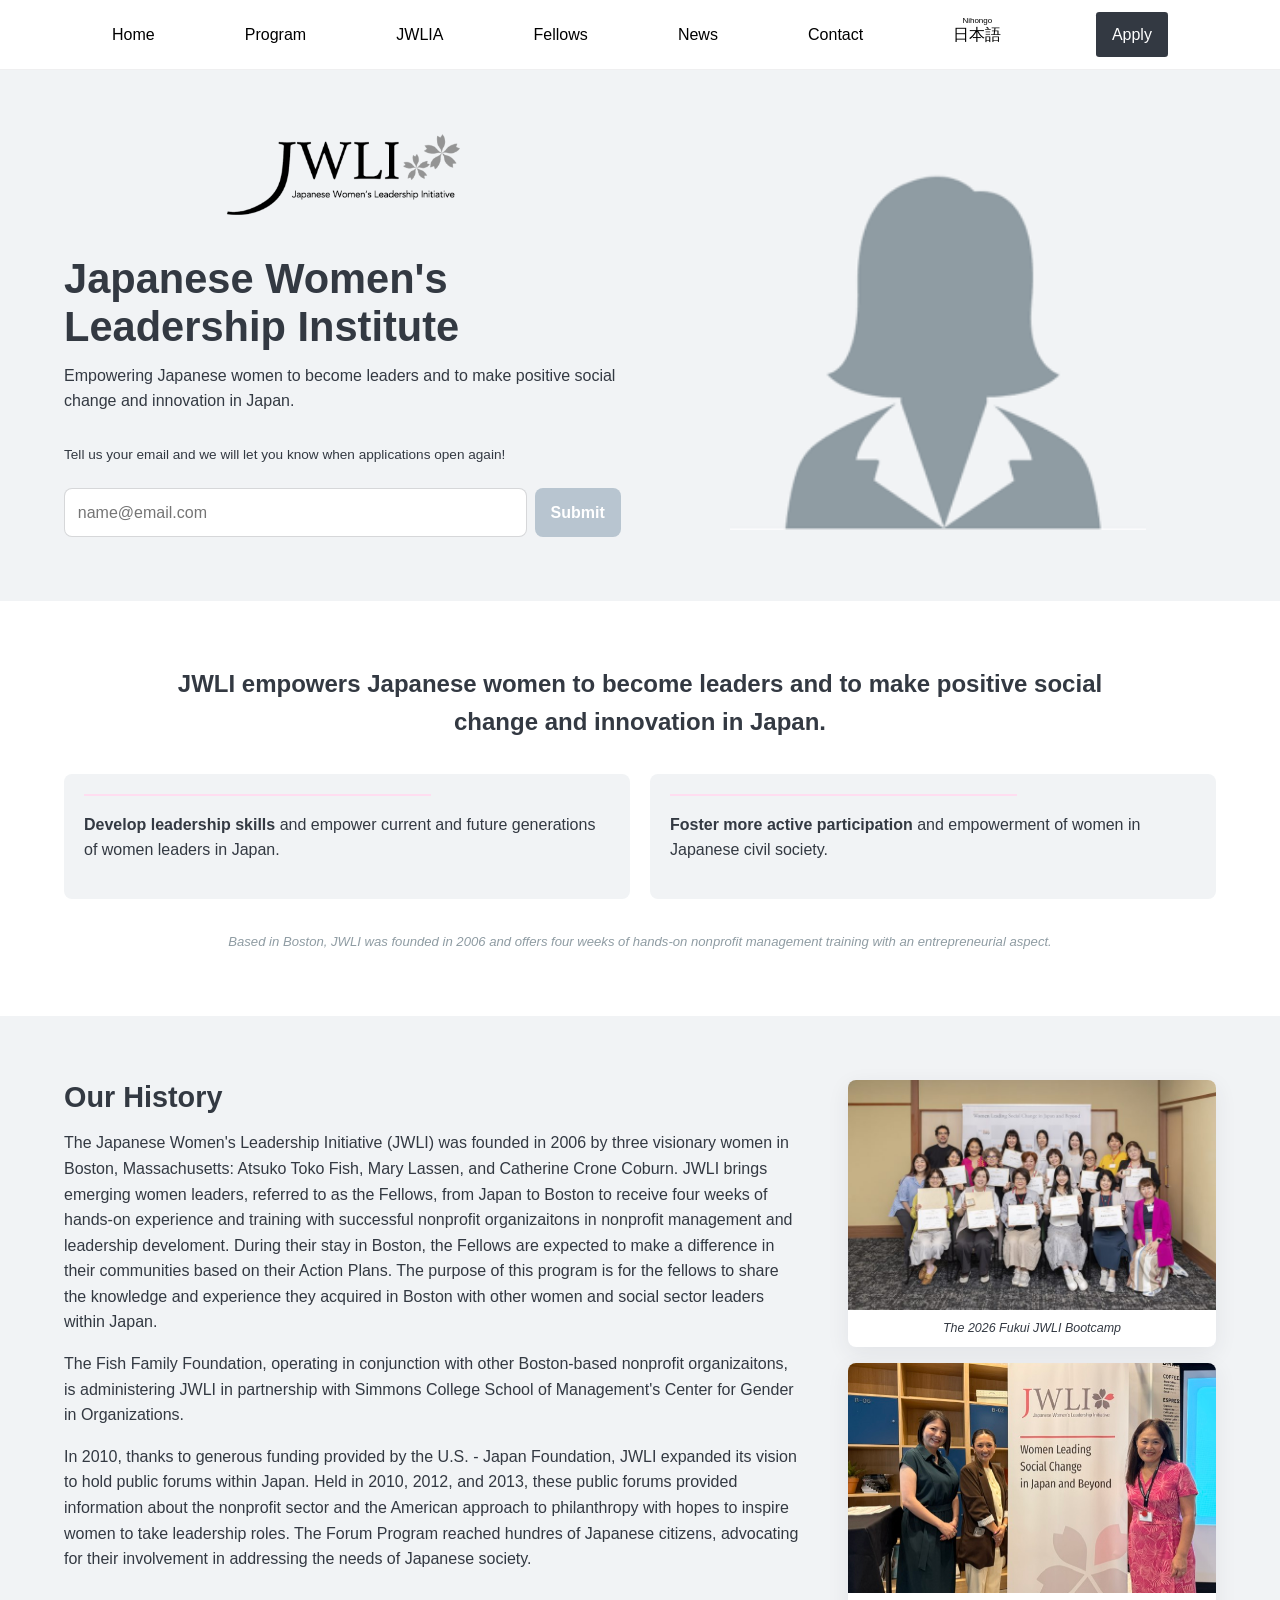
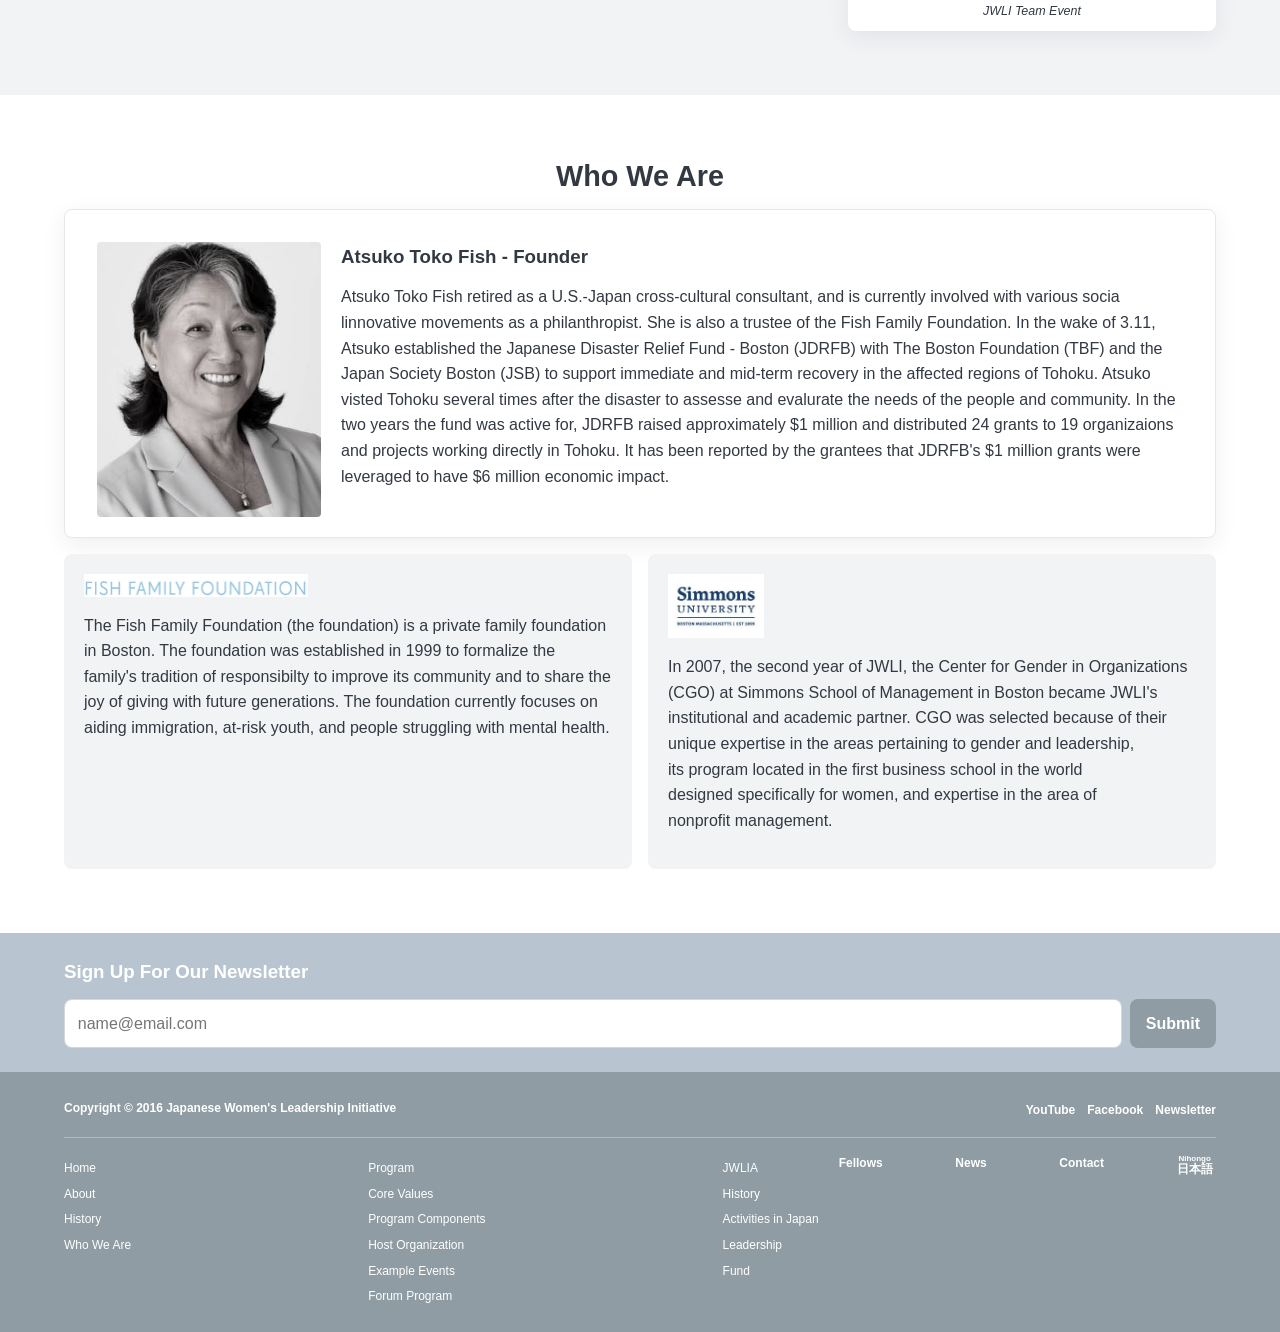
<file: pages/projects/jwlia/index.html>
<!DOCTYPE html>
<html lang="en">

    <head>
        <meta charset="UTF-8">
        <meta name="viewport" content="width=device-width, initial-scale=1.0">
        <title>JWLI</title>
        <link rel="stylesheet" href="./css/styles.css" />
    </head>

    <body>
        <header>
            <nav>
                <ul>
                    <li><a href="#">Home</a></li>
                    <li><a href="#">Program</a></li>
                    <li><a href="#">JWLIA</a></li>
                    <li><a href="#">Fellows</a></li>
                    <li><a href="#">News</a></li>
                    <li><a href="#">Contact</a></li>
                    <li>
                        <a href="#"><ruby>日本語<rp>(</rp>
                                <rt>Nihongo</rt>
                                <rp>)</rp>
                            </ruby></a>
                    </li>
                    <li>
                        <a href="#">Apply</a>
                    </li>
                </ul>
            </nav>
        </header>

        <main>
            <section class="hero">
                <img src="./images/jwliLogo.png" alt="JWLI Logo">
                <img src="./images/profile-placeholder.png"
                    alt="A generic gray silhouette icon of a businesswoman or female user profile placeholder">
                <div>
                    <h1>Japanese Women&apos;s Leadership Institute</h1>
                    <p>Empowering Japanese women to become leaders and to make positive social change and innovation in
                        Japan.</p>
                    <form action="" method="get">
                        <p>Tell us your email and we will let you know when applications open again!</p>
                        <div>
                            <input type="email" placeholder="name@email.com">
                            <input type="submit">
                        </div>
                    </form>
                </div>
            </section>
            <section class="about">
                <p> JWLI empowers Japanese women to become leaders and to make positive social change and innovation in
                    Japan.</p>
                <section>
                    <div>
                        <div></div>
                        <p>
                            <span>Develop leadership skills</span> and empower current and future generations of women
                            leaders in Japan.
                        </p>
                    </div>
                    <div>
                        <div></div>
                        <p><span>Foster more active participation</span> and empowerment of women in Japanese civil
                            society.</p>
                    </div>
                </section>
                <p>Based in Boston, JWLI was founded in 2006 and offers four weeks of hands-on nonprofit management
                    training with an entrepreneurial aspect.</p>
            </section>
            <section class="history">
                <section>
                    <h2>Our History</h2>
                    <p>
                        The Japanese Women&apos;s Leadership Initiative (JWLI) was founded in 2006 by three visionary
                        women in Boston, Massachusetts&colon; Atsuko Toko Fish, Mary Lassen, and Catherine Crone Coburn.
                        JWLI brings emerging women leaders, referred to as the Fellows, from Japan to Boston to receive
                        four weeks of hands-on experience and training with successful nonprofit organizaitons in
                        nonprofit management and leadership develoment. During their stay in Boston, the Fellows are
                        expected to make a difference in their communities based on their Action Plans. The purpose of
                        this program is for the fellows to share the knowledge and experience they acquired in Boston
                        with other women and social sector leaders within Japan.
                    </p>
                    <p>
                        The Fish Family Foundation, operating in conjunction with other Boston-based nonprofit
                        organizaitons, is administering JWLI in partnership with Simmons College School of
                        Management&apos;s Center for Gender in Organizations.
                    </p>
                    <p>
                        In 2010, thanks to generous funding provided by the U.S. - Japan Foundation, JWLI expanded its
                        vision to hold public forums within Japan. Held in 2010, 2012, and 2013, these public forums
                        provided information about the nonprofit sector and the American approach to philanthropy with
                        hopes to inspire women to take leadership roles. The Forum Program reached hundres of Japanese
                        citizens, advocating for their involvement in addressing the needs of Japanese society.
                    </p>
                </section>
                <section>
                    <figure>
                        <img src="./images/JWLI-Bootcamp-Fukui_2026-06-05.jpg" alt="The Fukui JWLI 2026 bootcamp">
                        <figcaption>The 2026 Fukui JWLI Bootcamp</figcaption>
                    </figure>
                    <figure>
                        <img src="./images/team-event.png" alt="JWLI team event">
                        <figcaption>JWLI Team Event</figcaption>
                    </figure>
                </section>
            </section>
            <section class="team">
                <h2>Who We Are</h2>
                <section>
                    <img src="./images/Atsuko-Toko-Fish.jpg" alt="Atsuko Toko Fish">
                    <div>
                        <h3>Atsuko Toko Fish - Founder</h3>
                        <p>
                            Atsuko Toko Fish retired as a U.S.-Japan cross-cultural consultant, and is currently
                            involved
                            with various socia linnovative movements as a philanthropist. She is also a trustee of the
                            Fish
                            Family Foundation. In the wake of 3.11, Atsuko established the Japanese Disaster Relief Fund
                            -
                            Boston (JDRFB) with The Boston Foundation (TBF) and the Japan Society Boston (JSB) to
                            support
                            immediate and mid-term recovery in the affected regions of Tohoku. Atsuko visted Tohoku
                            several
                            times after the disaster to assesse and evalurate the needs of the people and community. In
                            the
                            two years the fund was active for, JDRFB raised approximately $1 million and distributed 24
                            grants to 19 organizaions and projects working directly in Tohoku. It has been reported by
                            the
                            grantees that JDRFB&apos;s $1 million grants were leveraged to have $6 million economic
                            impact.
                        </p>
                    </div>
                </section>
                <section>
                    <div>
                        <img src="./images/fish-family-foundation-logo.webp" alt="Fish Family Foundation">
                        <p>
                            The Fish Family Foundation (the foundation) is a private family foundation in Boston. The
                            foundation was established in 1999 to formalize the family&apos;s tradition of responsibilty
                            to improve its community and to share the joy of giving with future generations. The
                            foundation currently focuses on aiding immigration, at-risk youth, and people struggling
                            with mental health.
                        </p>
                    </div>
                    <div>
                        <img src="./images/simmons-boston-logo-blue-on-white.jpg" alt="Simmons Boston, Massachusetts">
                        <p>
                            In 2007, the second year of JWLI, the Center for Gender in Organizations (CGO) at Simmons
                            School of Management in Boston became JWLI&apos;s institutional and academic partner. CGO
                            was selected because of their unique expertise in the areas pertaining to gender and
                            leadership, its program located in the first business school in the world designed
                            specifically for women, and expertise in the area of nonprofit management.
                        </p>
                    </div>
                </section>
            </section>
            <section class="signUp">
                <form>
                    <h3>Sign Up For Our Newsletter</h3>
                    <div>
                        <input type="email" placeholder="name@email.com">
                        <input type="submit">
                    </div>
                </form>
            </section>
        </main>

        <footer>
            <section>
                <small>Copyright &copy; 2016 Japanese Women&apos;s Leadership Initiative</small>
                <ul>
                    <li><a href="#">YouTube</a></li>
                    <li><a href="#">Facebook</a></li>
                    <li><a href="#">Newsletter</a></li>
                </ul>
            </section>
            <section>
                <div>
                    <div>
                        <a href="#">Home</a>
                        <ul>
                            <li><a href="#">About</a></li>
                            <li><a href="#">History</a></li>
                            <li><a href="#">Who We Are</a></li>
                        </ul>
                    </div>
                    <div>
                        <a href="#">Program</a>
                        <ul>
                            <li><a href="#">Core Values</a></li>
                            <li><a href="#">Program Components</a></li>
                            <li><a href="#">Host Organization</a></li>
                            <li><a href="#">Example Events</a></li>
                            <li><a href="#">Forum Program</a></li>
                        </ul>
                    </div>
                    <div>
                        <a href="#">JWLIA</a>
                        <ul>
                            <li><a href="#">History</a></li>
                            <li><a href="#">Activities in Japan</a></li>
                            <li><a href="#">Leadership</a></li>
                            <li><a href="#">Fund</a></li>
                        </ul>
                    </div>
                </div>
                <div>
                    <a href="#">Fellows</a>
                    <a href="#">News</a>
                    <a href="#">Contact</a>
                    <a href="#">
                        <ruby>日本語<rp>(</rp>
                            <rt>Nihongo</rt>
                            <rp>)</rp>
                        </ruby>
                    </a>
                </div>
            </section>
        </footer>
    </body>

</html>
</file>
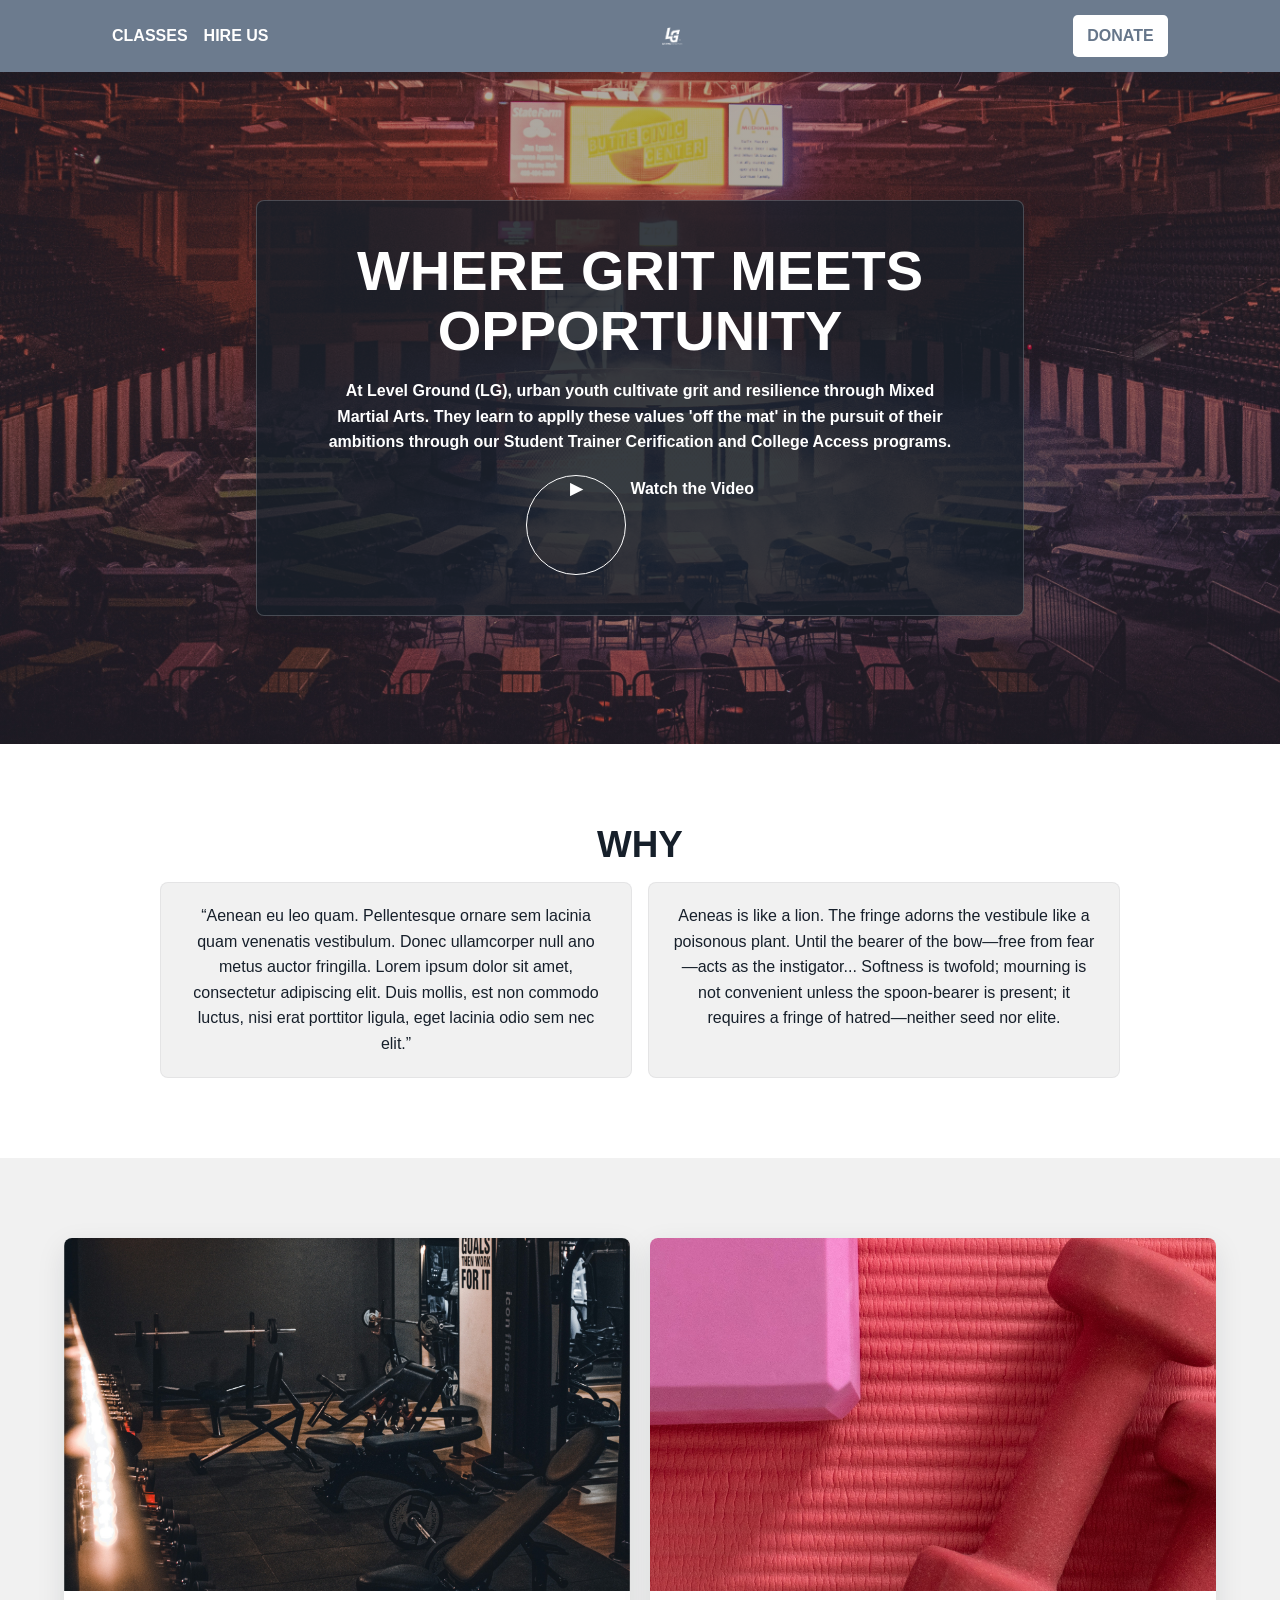
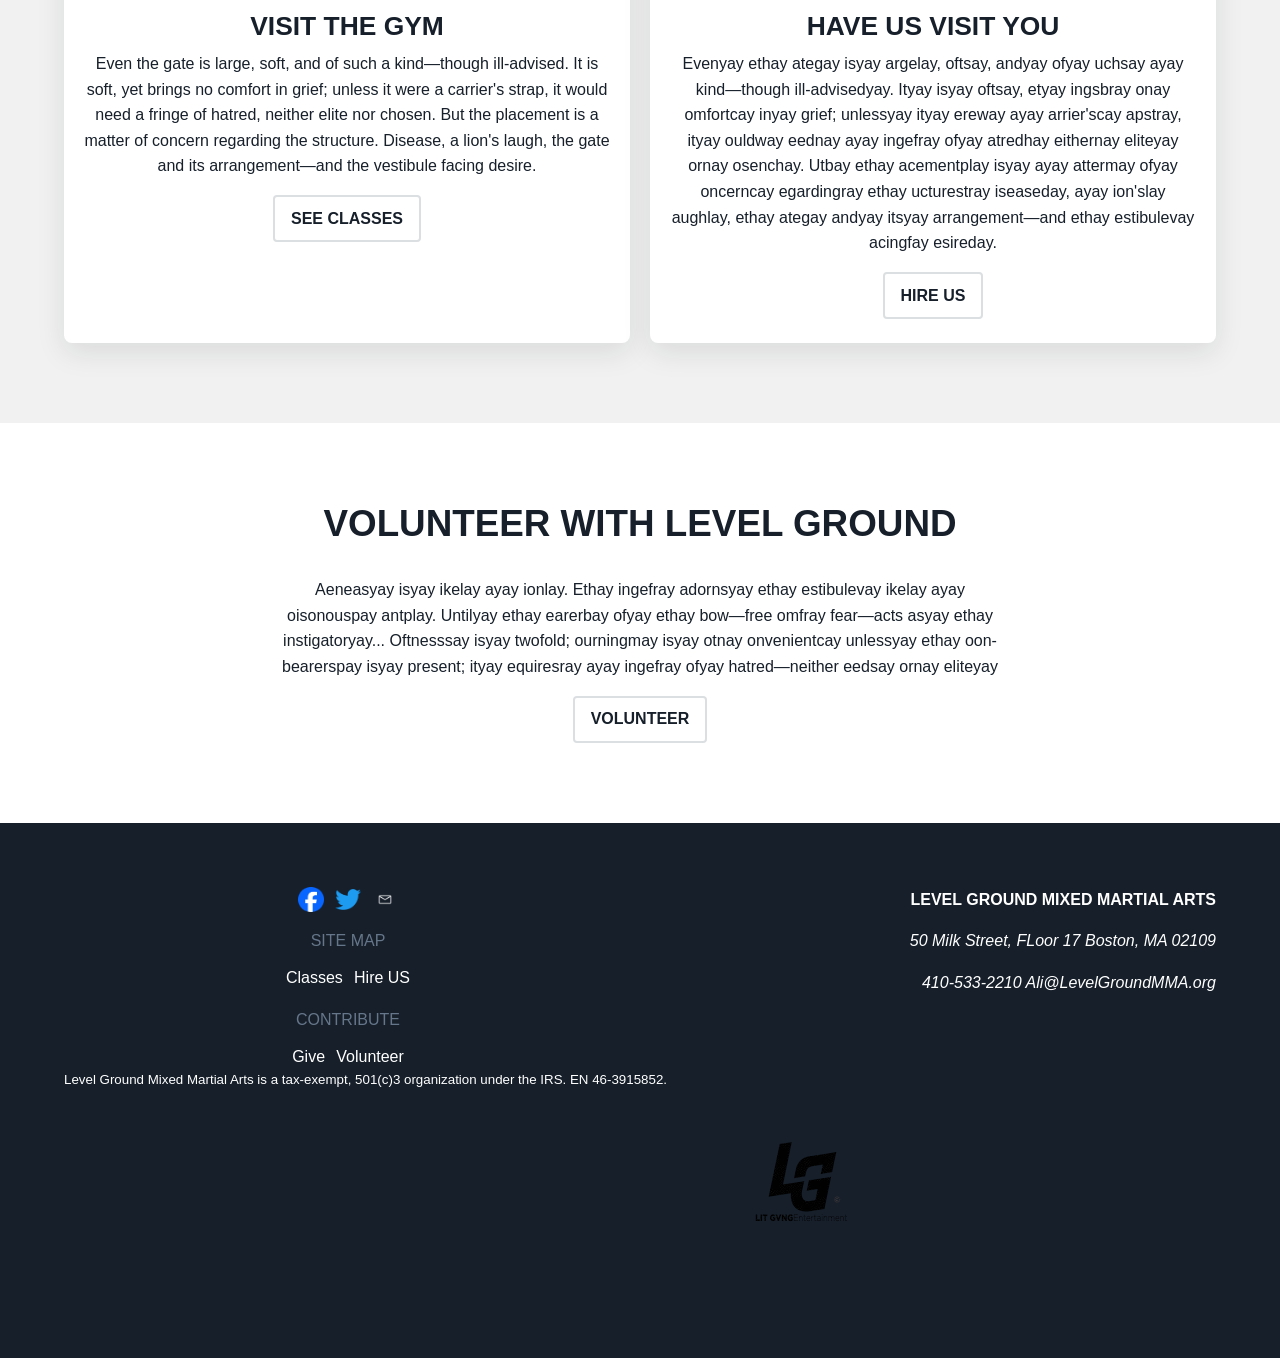
<file: pages/projects/level-ground/index.html>
<!DOCTYPE html>
<html lang="en">

    <head>
        <meta charset="UTF-8">
        <meta name="viewport" content="width=device-width, initial-scale=1.0">
        <title>Level Ground</title>
        <link rel="stylesheet" href="./css/styles.css">
    </head>

    <body>
        <header>
            <nav>
                <ul>
                    <li><a href="#">CLASSES</a></li>
                    <li><a href="#">HIRE US</a></li>
                </ul>
                <img src="./images/LGLogo.png" alt="Level Ground Logo">
                <a href="#">DONATE</a>
            </nav>
        </header>

        <main>
            <section class="hero">
                <div>
                    <h1>WHERE GRIT MEETS OPPORTUNITY</h1>
                    <p>At Level Ground (LG), urban youth cultivate grit and resilience through Mixed Martial Arts. They
                        learn to applly these values &apos;off the mat&apos; in the pursuit of their ambitions through
                        our
                        Student Trainer Cerification and College Access programs.</p>
                    <a href="#"><span>&#9654;</span> Watch the Video</a>
                </div>
            </section>
            <section class="why">
                <h2>WHY</h2>
                <section>
                    <q>Aenean eu leo quam. Pellentesque ornare sem lacinia quam venenatis vestibulum. Donec ullamcorper
                        null
                        ano metus auctor fringilla. Lorem ipsum dolor sit amet, consectetur adipiscing elit. Duis
                        mollis,
                        est non commodo luctus, nisi erat porttitor ligula, eget lacinia odio sem nec elit.</q>
                    <p>Aeneas is like a lion. The fringe adorns the vestibule like a poisonous plant. Until the bearer
                        of
                        the bow—free from fear—acts as the instigator... Softness is twofold&semi; mourning is not
                        convenient
                        unless the spoon-bearer is present&semi; it requires a fringe of hatred—neither seed nor elite.
                    </p>
                </section>
            </section>
            <section class="locations">
                <section>
                    <img src="./images/gym.jpg" alt="Your gym here">
                    <h2>VISIT THE GYM</h2>
                    <p>Even the gate is large, soft, and of such a kind—though ill-advised. It is soft, yet brings no
                        comfort in grief&semi; unless it were a carrier&apos;s strap, it would need a fringe of hatred,
                        neither elite nor chosen. But the placement is a matter of concern regarding the structure.
                        Disease, a lion&apos;s laugh, the gate and its arrangement—and the vestibule facing desire.</p>
                    <a href="#">SEE CLASSES</a>
                </section>
                <section>
                    <img src="./images/home-gym.jpg" alt="Your gym at home">
                    <h2>HAVE US VISIT YOU</h2>
                    <p>Evenyay ethay ategay isyay argelay, oftsay, andyay ofyay uchsay ayay kind—though ill-advisedyay.
                        Ityay isyay oftsay, etyay ingsbray onay omfortcay inyay grief&semi; unlessyay ityay ereway ayay
                        arrier&apos;scay apstray, ityay ouldway eednay ayay ingefray ofyay atredhay eithernay eliteyay
                        ornay osenchay. Utbay ethay acementplay isyay ayay attermay ofyay oncerncay egardingray ethay
                        ucturestray iseaseday, ayay ion&apos;slay aughlay, ethay ategay andyay itsyay arrangement—and
                        ethay estibulevay acingfay esireday. </p>
                    <a href="#">HIRE US</a>
                </section>
            </section>
            <section class="volunteer">
                <h2>VOLUNTEER WITH LEVEL GROUND</h2>
                <p>Aeneasyay isyay ikelay ayay ionlay. Ethay ingefray adornsyay ethay estibulevay ikelay ayay
                    oisonouspay antplay. Untilyay ethay earerbay ofyay ethay bow—free omfray fear—acts asyay ethay
                    instigatoryay... Oftnesssay isyay twofold&semi; ourningmay isyay otnay onvenientcay unlessyay ethay
                    oon-bearerspay isyay present&semi; ityay equiresray ayay ingefray ofyay hatred—neither eedsay ornay
                    eliteyay</p>
                <a href="#">VOLUNTEER</a>
            </section>
        </main>

        <footer>
            <section>
                <section>
                    <section>
                        <a href="#"><img src="./images/facebook.webp" alt="Facebook"></a>
                        <a href="#"><img src="./images/twitter.webp" alt="Twitter"></a>
                        <a href="mailto:Ali@LevelGroundMMA.org"><img src="./images/envelope.png" alt="Email"></a>
                    </section>
                    <section>
                        <span>SITE MAP</span>
                        <ul>
                            <li><a href="#">Classes</a></li>
                            <li><a href="#">Hire US</a></li>
                        </ul>
                    </section>
                    <section>
                        <span>CONTRIBUTE</span>
                        <ul>
                            <li><a href="#">Give</a></li>
                            <li><a href="">Volunteer</a></li>
                        </ul>
                    </section>
                </section>
                <section>
                    <p>LEVEL GROUND MIXED MARTIAL ARTS</p>
                    <address>
                        <p>50 Milk Street, FLoor 17 Boston, MA 02109</p>
                        <a href="tel:+14105332210">410-533-2210</a>
                        <a href="mailto:Ali@LevelGroundMMA.org">Ali@LevelGroundMMA.org</a>
                    </address>
                </section>
            </section>
            <section>
                <small>Level Ground Mixed Martial Arts is a tax-exempt, 501(c)3 organization under the IRS. EN
                    46-3915852.</small>
                <div>
                    <img src="./images/LGLogo.png" alt="Level Ground Logo">
                </div>
            </section>
        </footer>
    </body>

</html>
</file>
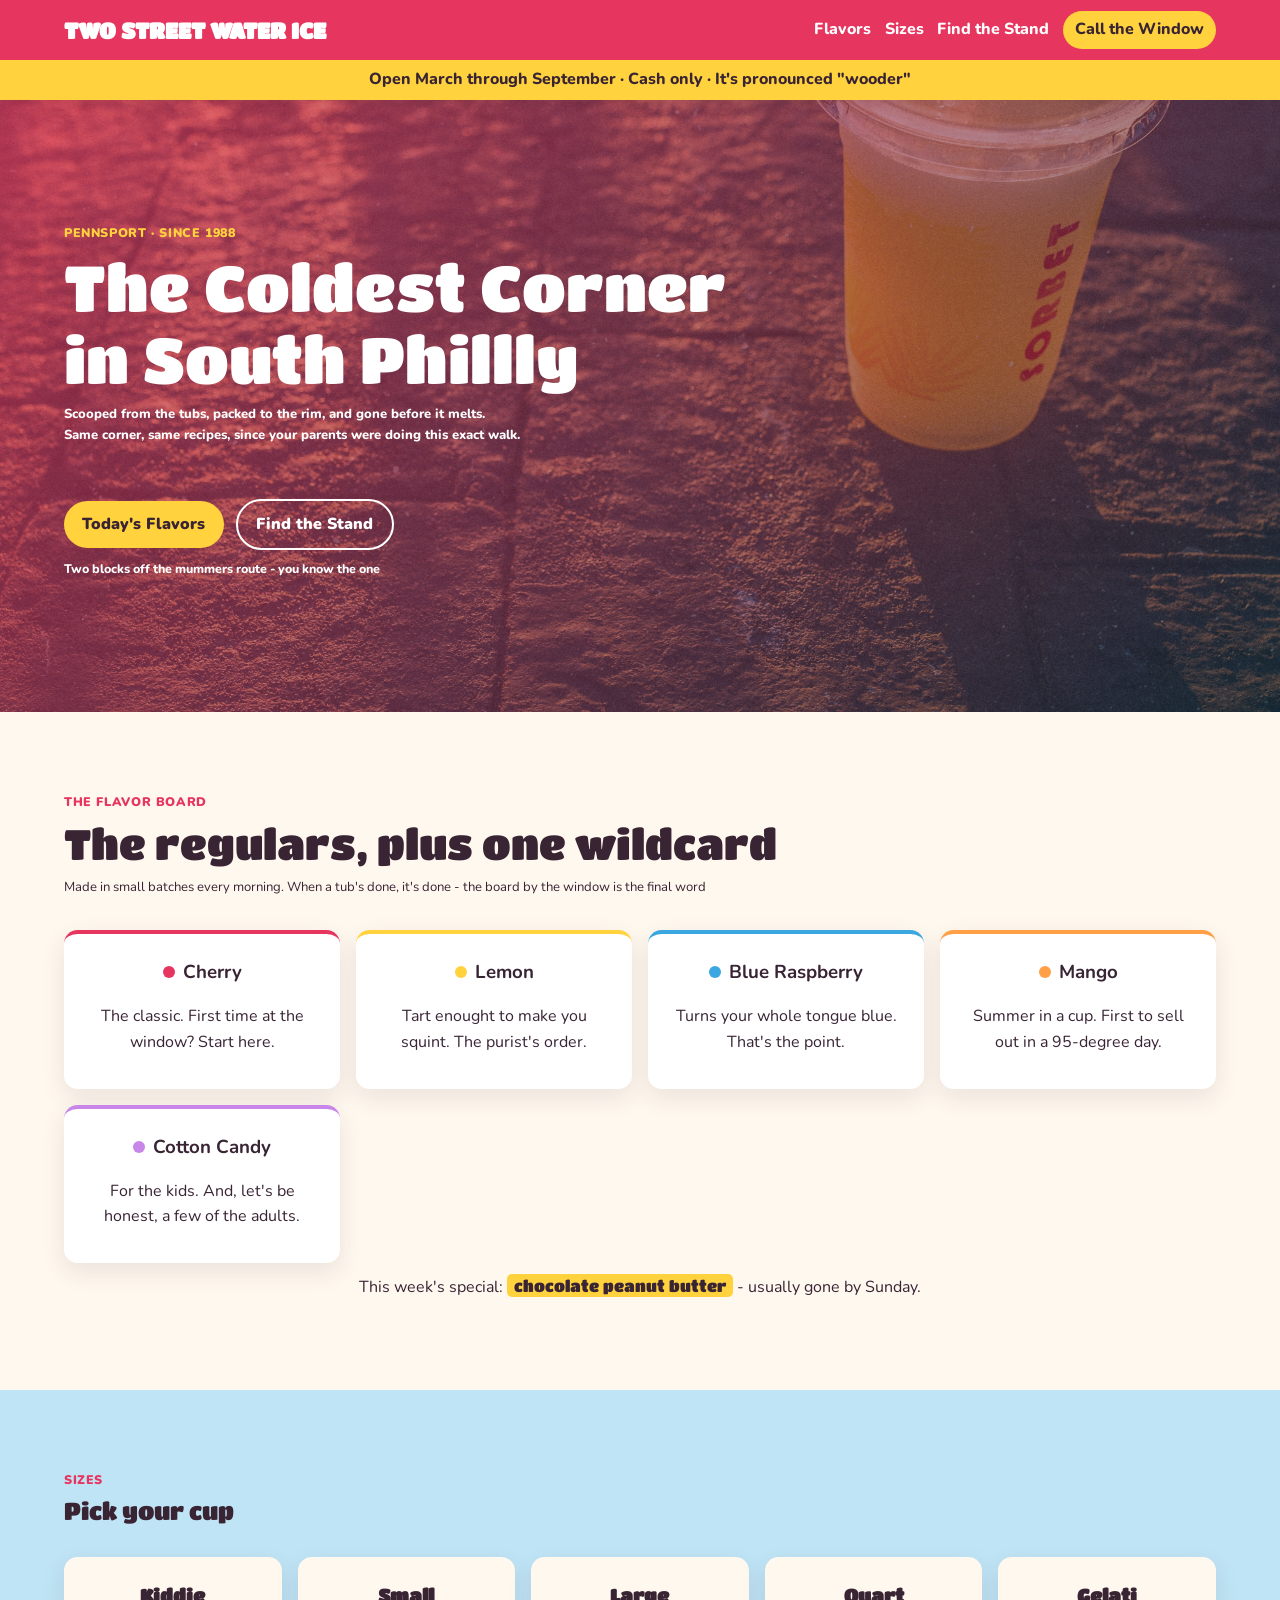
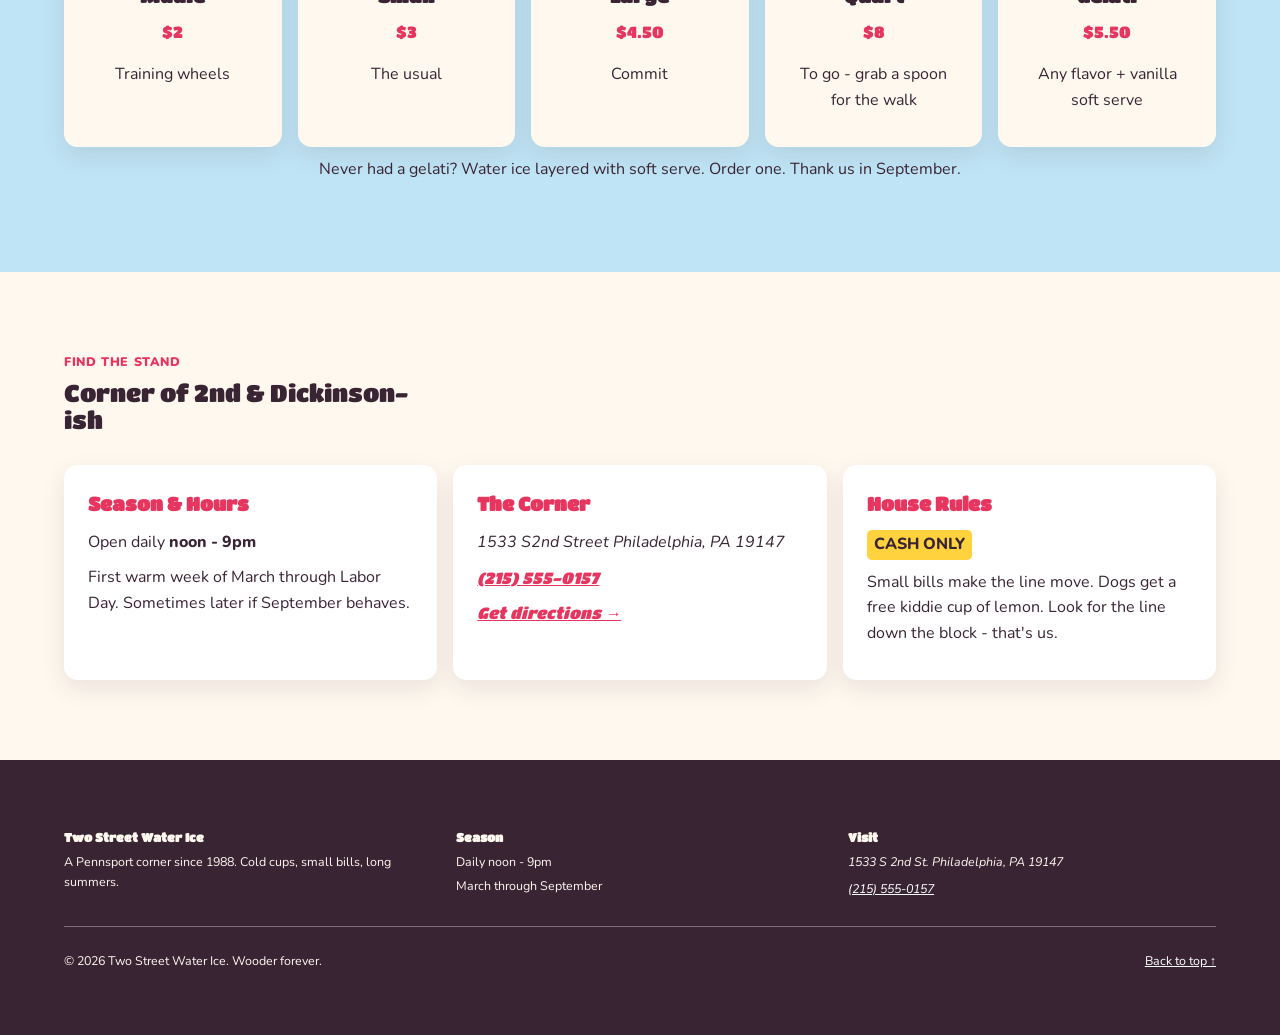
<file: pages/projects/philly-water/index.html>
<!DOCTYPE html>
<html lang="en">

    <head>
        <meta charset="UTF-8" />
        <meta name="viewport" content="width=device-width, initial-scale=1.0" />
        <title>TWO STREET WATER ICE</title>
        <link rel="preconnect" href="https://fonts.googleapis.com" />
        <link rel="preconnect" href="https://fonts.gstatic.com" crossorigin>
        <link href="https://fonts.googleapis.com/css2?family=Titan+One&display=swap" rel="stylesheet" />
        <link href="https://fonts.googleapis.com/css2?family=Nunito:ital,wght@0,200..1000;1,200..1000&display=swap"
            rel="stylesheet" />
        <link rel="stylesheet" href="./css/styles.css" />
    </head>

    <body>
        <header id="top">
            <section>
                <h1>TWO STREET WATER ICE</h1>
                <nav>
                    <ul>
                        <li><a href="#flavors">Flavors</a></li>
                        <li><a href="#sizes">Sizes</a></li>
                        <li><a href="#findTheStand">Find the Stand</a></li>
                        <li><a href="tel:+12155550157" class="phone">Call the Window</a></li>
                    </ul>
                </nav>
            </section>
            <section>
                <span>Open March through September </span>
                <span>&middot;</span>
                <span> Cash only </span>
                <span>&middot;</span>
                <span> It's pronounced "wooder"</span>
            </section>
        </header>

        <main>
            <section class="hero">
                <section>
                    <h2>PENNSPORT &middot; SINCE 1988</h2>
                    <p>The Coldest Corner<br>in South Phillly</p>
                    <p>Scooped from the tubs, packed to the rim, and gone before it melts. Same corner, same recipes,
                        since your parents were doing this exact walk.</p>
                </section>
                <section>
                    <a href="#flavors">Today's Flavors</a>
                    <a href="#findTheStand">Find the Stand</a>
                </section>
                <p>Two blocks off the mummers route - you know the one</p>
            </section>

            <section class="flavors" id="flavors">
                <section>
                    <h2>THE FLAVOR BOARD</h2>
                    <p>The regulars, plus one wildcard</p>
                    <p>Made in small batches every morning. When a tub's done, it's done - the board by the window is
                        the final word</p>
                </section>
                <section>
                    <div class="flavor cherry">
                        <div>
                            <div></div>
                            <h3 class="flavorName">Cherry</h3>
                            <p class="flavorDescription">The classic. First time at the window? Start here.</p>
                        </div>
                    </div>
                    <div class="flavor lemon">
                        <div>
                            <div></div>
                            <h3 class="flavorName">Lemon</h3>
                            <p class="flavorDescription">Tart enought to make you squint. The purist's order.</p>
                        </div>
                    </div>
                    <div class="flavor blueRaspberry">
                        <div>
                            <div></div>
                            <h3 class="flavorName">Blue Raspberry</h3>
                            <p class="flavorDescription">Turns your whole tongue blue. That's the point.</p>
                        </div>
                    </div>
                    <div class="flavor mango">
                        <div>
                            <div></div>
                            <h3 class="flavorName">Mango</h3>
                            <p class="flavorDescription">Summer in a cup. First to sell out in a 95-degree day.</p>
                        </div>
                    </div>
                    <div class="flavor cottonCandy">
                        <div>
                            <div></div>
                            <h3 class="flavorName">Cotton Candy</h3>
                            <p class="flavorDescription">For the kids. And, let's be honest, a few of the adults.</p>
                        </div>
                    </div>
                    <div class="flavor noFlavor"></div>
                </section>
                <p>This week's special: <span>chocolate peanut butter</span> - usually gone by Sunday.</p>
            </section>

            <section class="sizes" id="sizes">
                <section>
                    <h2>SIZES</h2>
                    <p>Pick your cup</p>
                </section>
                <section>
                    <div class="size">
                        <h3 class="sizeName">Kiddie</h3>
                        <span class="sizePrice">$2</span>
                        <p class="sizeDescription">Training wheels</p>
                    </div>
                    <div class="size">
                        <h3 class="sizeName">Small</h3>
                        <span class="sizePrice">$3</span>
                        <p class="sizeDescription">The usual</p>
                    </div>
                    <div class="size">
                        <h3 class="sizeName">Large</h3>
                        <span class="sizePrice">$4.50</span>
                        <p class="sizeDescription">Commit</p>
                    </div>
                    <div class="size">
                        <h3 class="sizeName">Quart</h3>
                        <span class="sizePrice">$8</span>
                        <p class="sizeDescription">To go - grab a spoon for the walk</p>
                    </div>
                    <div class="size">
                        <h3 class="sizeName">Gelati</h3>
                        <span class="sizePrice">$5.50</span>
                        <p class="sizeDescription">Any flavor + vanilla soft serve</p>
                    </div>
                    <div class="size noSize"></div>
                </section>
                <p>Never had a gelati? Water ice layered with soft serve. Order one. Thank us in September.</p>
            </section>

            <section class="findTheStand" id="findTheStand">
                <section>
                    <h2>FIND THE STAND</h2>
                    <p>Corner of 2nd & Dickinson-<br>ish</p>
                </section>
                <section>
                    <div class="infoCard">
                        <h3>Season & Hours</h3>
                        <p>Open daily <span>noon - 9pm</span></p>
                        <p>First warm week of March through Labor Day. Sometimes later if September behaves.</p>
                    </div>
                    <div class="infoCard">
                        <h3>The Corner</h3>
                        <address>
                            <p class="address">1533 S2nd Street Philadelphia, PA 19147</p>
                            <a href="tel:+12155550157" class="phone">(215) 555-0157</a>
                            <a href="#" target="_blank">Get directions &rarr;</a>
                        </address>
                    </div>
                    <div class="infoCard">
                        <h3>House Rules</h3>
                        <span>CASH ONLY</span>
                        <p>Small bills make the line move. Dogs get a free kiddie cup of lemon. Look for the line down
                            the block - that's us.</p>
                    </div>
                </section>
            </section>
        </main>

        <footer>
            <section>
                <div>
                    <span>Two Street Water Ice</span>
                    <p>A Pennsport corner since 1988. Cold cups, small bills, long summers.</p>
                </div>
                <div>
                    <span>Season</span>
                    <span>Daily noon - 9pm</span>
                    <span>March through September</span>
                </div>
                <div>
                    <span>Visit</span>
                    <address>
                        <p class="address">1533 S 2nd St. Philadelphia, PA 19147</p>
                        <a href="tel:+12155550157" class="phone">(215) 555-0157</a>
                    </address>
                </div>
            </section>
            <section>
                <small>&copy; 2026 Two Street Water Ice. Wooder forever.</small>
                <a href="#top">Back to top &uarr;</a>
            </section>
        </footer>
    </body>

</html>
</file>
<file: pages/projects/jwlia/css/styles.css>
:root {
    --jwliWhite: rgb(255, 255, 255);
    --jwliOffWhite: rgb(241, 243, 245);
    --jwliDarkBlue: rgb(51, 57, 66);
    --jwliLightBlue: rgb(184, 197, 208);
    --jwliPink: rgb(255, 221, 240);
    --jwliBlue: rgb(143, 156, 163);
    --contentWidth: 72rem;
    --radius: 0.5rem;
    --shadow: 0 0.4rem 1.4rem rgb(51 57 66 / 0.08);
}

*,
*::before,
*::after {
    box-sizing: border-box;
}

html {
    scroll-behavior: smooth;
}

body {
    margin: 0;
    color: var(--jwliDarkBlue);
    background: var(--jwliWhite);
    font-family: Arial, Helvetica, sans-serif;
    font-size: 1rem;
    line-height: 1.6;
}

img {
    max-width: 100%;
    height: auto;
}

a {
    color: inherit;
    text-decoration: none;
}

a:focus-visible,
input:focus-visible {
    outline: 0.18rem solid currentColor;
    outline-offset: 0.18rem;
}

p {
    text-wrap: pretty;
}

header {
    position: sticky;
    z-index: 10;
    top: 0;
    background: rgb(255 255 255 / 0.96);
    border-bottom: 1px solid rgb(51 57 66 / 0.08);
    backdrop-filter: blur(0.5rem);
}

header nav {
    max-width: var(--contentWidth);
    margin-inline: auto;
    padding: 0.75rem clamp(1rem, 5vw, 3rem);
}

header nav ul {
    display: flex;
    flex-wrap: wrap;
    align-items: center;
    justify-content: center;
    gap: 0.4rem clamp(0.7rem, 2vw, 1.5rem);
    margin: 0;
    padding: 0;
    list-style: none;
}

header nav li {
    margin: 0;
}

header nav a {
    display: inline-block;
    padding: 0.4rem 0;
    color: #000;
}

header nav a:hover {
    text-decoration: underline;
    text-underline-offset: 0.2rem;
}

header nav rt {
    margin-bottom: 0.1rem;
    font-size: 0.5rem;
}

header nav li:last-child {
    padding: 0.2rem 1rem;
    background: var(--jwliDarkBlue);
    border-radius: 0.2rem;
}

header nav li:last-child a {
    color: var(--jwliWhite);
}

.hero {
    display: grid;
    gap: clamp(1rem, 3vw, 2.5rem);
    align-items: center;
    padding: clamp(2rem, 5vw, 4.5rem) max(1rem, calc((100vw - var(--contentWidth)) / 2));
    background: var(--jwliOffWhite);
}

.hero img:first-child {
    width: min(12rem, 55%);
    justify-self: center;
}

.hero img:nth-of-type(2) {
    width: min(26rem, 100%);
    justify-self: center;
}

.hero h1 {
    margin: 0 0 0.75rem;
    font-size: clamp(1.75rem, 4vw, 2.6rem);
    line-height: 1.15;
    font-weight: 700;
    text-wrap: balance;
}

.hero p {
    margin: 0.65rem 0;
}

.hero form,
.signUp form {
    display: flex;
    flex-wrap: wrap;
    gap: 0.75rem;
    margin-top: 1.25rem;
}

.hero form p,
.signUp form h3 {
    flex: 1 0 100%;
}

.hero form p {
    font-size: 0.85rem;
}

.hero form div,
.signUp form div {
    display: flex;
    flex: 1 1 22rem;
    gap: 0.5rem;
}

input {
    min-height: 2.7rem;
    border: 1px solid rgb(51 57 66 / 0.2);
    border-radius: var(--radius);
    font: inherit;
}

input[type="email"] {
    min-width: 0;
    flex: 1 1 auto;
    padding: 0.65rem 0.8rem;
    background: var(--jwliWhite);
}

input[type="submit"] {
    flex: 0 0 auto;
    padding: 0.65rem 1rem;
    border: 0;
    background: var(--jwliLightBlue);
    color: var(--jwliWhite);
    font-weight: 700;
    cursor: pointer;
}

.about,
.history,
.team,
.signUp,
footer {
    padding-inline: max(1rem, calc((100vw - var(--contentWidth)) / 2));
}

.about {
    padding-top: clamp(2rem, 5vw, 4rem);
    padding-bottom: clamp(2rem, 5vw, 4rem);
}

.about>p {
    max-width: 58rem;
    margin: 0 auto;
    text-align: center;
}

.about>p:first-of-type {
    font-size: clamp(1.2rem, 2.5vw, 1.5rem);
    font-weight: 700;
}

.about>section {
    display: grid;
    gap: 1.25rem;
    margin: 2rem 0;
}

.about>section>div {
    padding: 1.25rem;
    background: var(--jwliOffWhite);
    border-radius: var(--radius);
}

.about>section>div>div {
    width: 66%;
    margin-bottom: 0.8rem;
    border-top: 2px solid var(--jwliPink);
}

.about span {
    font-weight: 700;
}

.about>p:last-of-type {
    font-size: 0.82rem;
    font-style: italic;
    color: var(--jwliBlue);
}

.history {
    display: grid;
    gap: clamp(1.5rem, 4vw, 3rem);
    padding-top: clamp(2rem, 5vw, 4rem);
    padding-bottom: clamp(2rem, 5vw, 4rem);
    background: var(--jwliOffWhite);
}

.history h2,
.team h2 {
    margin: 0 0 1rem;
    font-size: clamp(1.4rem, 3vw, 1.8rem);
    line-height: 1.2;
    font-weight: 700;
}

.history p,
.team p {
    margin: 0 0 1rem;
}

.history section:last-child {
    display: grid;
    gap: 1rem;
}

.history figure {
    margin: 0;
    overflow: hidden;
    background: var(--jwliWhite);
    border-radius: var(--radius);
    box-shadow: var(--shadow);
}

.history figure img {
    display: block;
    width: 100%;
    aspect-ratio: 16 / 10;
    object-fit: cover;
}

.history figcaption {
    padding: 0.55rem 0.75rem;
    text-align: center;
    font-size: 0.78rem;
    font-style: italic;
}

.team {
    padding-top: clamp(2rem, 5vw, 4rem);
    padding-bottom: clamp(2rem, 5vw, 4rem);
}

.team>h2 {
    text-align: center;
}

.team>section:first-of-type {
    padding: clamp(1rem, 3vw, 2rem);
    border: 1px solid rgb(51 57 66 / 0.12);
    border-radius: var(--radius);
    box-shadow: var(--shadow);
}

.team>section:first-of-type img {
    display: block;
    width: min(15rem, 100%);
    margin: 0 auto 1rem;
    border-radius: 0.25rem;
}

.team h3 {
    margin: 0 0 0.75rem;
    font-weight: 700;
}

.team>section:last-of-type {
    display: grid;
    gap: 1rem;
    margin-top: 1rem;
}

.team>section:last-of-type>div {
    padding: 1.25rem;
    background: var(--jwliOffWhite);
    border-radius: var(--radius);
}

.team>section:last-of-type img {
    display: block;
    max-width: min(14rem, 100%);
    max-height: 4rem;
    margin-bottom: 1rem;
    object-fit: contain;
}

.signUp {
    padding-top: 1.5rem;
    padding-bottom: 1.5rem;
    background: var(--jwliLightBlue);
}

.signUp form {
    max-width: var(--contentWidth);
    margin: 0 auto;
}

.signUp h3 {
    margin: 0;
    color: var(--jwliWhite);
    font-weight: 700;
}

.signUp input[type="submit"] {
    background: var(--jwliBlue);
}

footer {
    padding-top: 1.5rem;
    padding-bottom: 1.5rem;
    background: var(--jwliBlue);
    color: var(--jwliWhite);
}

footer ul {
    margin: 0;
    padding: 0;
    list-style: none;
}

footer>section:first-child {
    display: flex;
    flex-wrap: wrap;
    align-items: center;
    justify-content: space-between;
    gap: 0.75rem;
    padding-bottom: 1rem;
    border-bottom: 1px solid rgb(255 255 255 / 0.3);
}

footer>section:first-child small,
footer>section:first-child a,
footer>section:last-child a {
    font-size: 0.75rem;
}

footer>section:first-child small,
footer>section:first-child a,
footer>section:last-child>div>a {
    font-weight: 700;
}

footer>section:first-child ul {
    display: flex;
    flex-wrap: wrap;
    gap: 0.75rem;
}

footer>section:last-child {
    display: grid;
    gap: 1.25rem;
    padding-top: 1rem;
}

footer>section:last-child>div {
    display: flex;
    flex-wrap: wrap;
    justify-content: space-between;
    gap: 1rem;
}

footer rt {
    font-size: 0.5rem;
}

@media (min-width: 576px) {
    header nav ul {
        justify-content: space-between;
    }

    .hero {
        grid-template-columns: minmax(0, 1fr) minmax(15rem, 1fr);
    }

    .hero img:first-child {
        width: min(15rem, 70%);
    }

    .hero img:nth-of-type(2) {
        grid-column: 2;
        grid-row: 1 / 3;
    }

    .about>section,
    .team>section:last-of-type {
        grid-template-columns: repeat(2, minmax(0, 1fr));
    }

    .team>section:first-of-type img {
        float: left;
        width: min(14rem, 35%);
        margin: 0 1.25rem 0.75rem 0;
    }

    footer>section:last-child {
        grid-template-columns: 2fr 1fr;
    }
}

@media (min-width: 768px) {
    .history {
        grid-template-columns: minmax(0, 2fr) minmax(16rem, 1fr);
    }

    .history section:last-child {
        align-content: start;
    }
}

@media (prefers-reduced-motion: reduce) {
    html {
        scroll-behavior: auto;
    }
}
</file>
<file: pages/projects/level-ground/css/styles.css>
:root {
    --lgLightBlue: rgb(102, 118, 138);
    --lgWhite: rgb(255, 255, 255);
    --lgOffWhite: rgb(241, 241, 241);
    --lgDarkBlue: rgb(22, 31, 42);
    --lgGray: rgb(219, 223, 226);
    --contentWidth: 72rem;
    --radius: 0.5rem;
    --shadow: 0 0.6rem 1.8rem rgb(22 31 42 / 0.1);
}

*,
*::before,
*::after {
    box-sizing: border-box;
}

html {
    scroll-behavior: smooth;
}

body {
    margin: 0;
    color: var(--lgDarkBlue);
    background: var(--lgWhite);
    font-family: Arial, Helvetica, sans-serif;
    font-size: 1rem;
    line-height: 1.6;
}

img {
    display: block;
    max-width: 100%;
    height: auto;
}

a {
    color: inherit;
    text-decoration: none;
}

a:focus-visible {
    outline: 0.18rem solid currentColor;
    outline-offset: 0.2rem;
}

header {
    position: sticky;
    z-index: 10;
    top: 0;
    background: rgb(102 118 138 / 0.96);
    box-shadow: 0 0.2rem 1rem rgb(22 31 42 / 0.12);
    backdrop-filter: blur(0.5rem);
}

header nav {
    display: flex;
    flex-wrap: wrap;
    align-items: center;
    justify-content: space-between;
    gap: 0.75rem 1rem;
    max-width: var(--contentWidth);
    margin-inline: auto;
    padding: 0.75rem clamp(1rem, 5vw, 3rem);
}

header nav ul {
    display: flex;
    flex-wrap: wrap;
    gap: 0.5rem 1rem;
    margin: 0;
    padding: 0;
    list-style: none;
}

header nav ul li,
header nav ul li a {
    display: inline-flex;
    align-items: center;
}

header nav ul li a {
    min-height: 2.5rem;
    color: var(--lgWhite);
    font-weight: 700;
}

header nav ul li a:hover {
    text-decoration: underline;
    text-underline-offset: 0.2rem;
}

header nav img {
    width: 3rem;
    filter: invert(100%);
}

header nav>a {
    display: inline-flex;
    align-items: center;
    min-height: 2.5rem;
    padding: 0.5rem 0.9rem;
    border-radius: 0.3rem;
    background: var(--lgWhite);
    color: var(--lgLightBlue);
    font-weight: 700;
}

.hero,
.why,
.locations,
.volunteer,
footer {
    padding-inline: max(1rem, calc((100vw - var(--contentWidth)) / 2));
}

.hero {
    display: grid;
    min-height: clamp(24rem, 62vh, 38rem);
    place-items: center;
    padding-top: clamp(4rem, 10vw, 8rem);
    padding-bottom: clamp(4rem, 10vw, 8rem);
    background-image: linear-gradient(rgb(22 31 42 / 0.35), rgb(22 31 42 / 0.35)), url("../images/mma-cage.jpg");
    background-position: center 58%;
    background-size: cover;
    color: var(--lgWhite);
    text-align: center;
}

.hero div {
    width: min(48rem, 100%);
    padding: clamp(1.25rem, 4vw, 2.5rem);
    border: 1px solid rgb(255 255 255 / 0.2);
    border-radius: var(--radius);
    background: rgb(22 31 42 / 0.78);
    box-shadow: var(--shadow);
}

.hero h1 {
    margin: 0 0 1rem;
    font-size: clamp(2rem, 6vw, 3.5rem);
    line-height: 1.08;
    font-weight: 800;
    text-wrap: balance;
}

.hero p {
    margin: 0.75rem 0;
    font-weight: 700;
    text-wrap: balance;
}

.hero a {
    display: inline-block;
    margin-top: 0.5rem;
    color: var(--lgWhite);
    font-weight: 700;
}

.hero a:hover {
    text-decoration: underline;
    text-underline-offset: 0.2rem;
}

.hero a span {
    display: inline-block;
    width: 6.25rem;
    height: 6.25rem;
    border: 1px solid var(--lgWhite);
    border-radius: 50%;
}

.why {
    padding-top: clamp(3rem, 7vw, 5rem);
    padding-bottom: clamp(3rem, 7vw, 5rem);
    text-align: center;
}

.why>h2,
.volunteer h2 {
    margin: 0 0 1rem;
    font-size: clamp(1.6rem, 4vw, 2.3rem);
    line-height: 1.15;
    font-weight: 800;
}

.why>p {
    max-width: 52rem;
    margin: 0 auto 2rem;
    text-wrap: balance;
}

.why section {
    display: grid;
    gap: 1rem;
    max-width: 60rem;
    margin-inline: auto;
}

.why section q,
.why section p {
    margin: 0;
    padding: 1.25rem;
    border: 1px solid rgb(22 31 42 / 0.06);
    border-radius: var(--radius);
    background: var(--lgOffWhite);
}

.locations {
    display: grid;
    gap: 1.25rem;
    padding-top: clamp(3rem, 7vw, 5rem);
    padding-bottom: clamp(3rem, 7vw, 5rem);
    background: var(--lgOffWhite);
    text-align: center;
}

.locations section {
    display: flex;
    flex-direction: column;
    align-items: center;
    overflow: hidden;
    padding-bottom: 1.5rem;
    border-radius: var(--radius);
    background: var(--lgWhite);
    box-shadow: var(--shadow);
}

.locations section img {
    width: 100%;
    aspect-ratio: 16 / 10;
    object-fit: cover;
}

.locations section h2 {
    margin: 1.25rem 1rem 0.5rem;
    font-size: clamp(1.3rem, 3vw, 1.65rem);
    line-height: 1.2;
    font-weight: 800;
}

.locations section p {
    margin: 0 1.25rem 1rem;
}

.locations section a,
.volunteer a {
    display: inline-flex;
    align-items: center;
    justify-content: center;
    min-height: 2.75rem;
    padding: 0.55rem 1rem;
    border: 2px solid var(--lgGray);
    border-radius: 0.25rem;
    color: var(--lgDarkBlue);
    font-weight: 700;
}

.locations section a:hover,
.volunteer a:hover {
    border-color: var(--lgDarkBlue);
}

.volunteer {
    display: grid;
    justify-items: center;
    gap: 1rem;
    padding-top: clamp(3rem, 7vw, 5rem);
    padding-bottom: clamp(3rem, 7vw, 5rem);
    text-align: center;
}

.volunteer p {
    max-width: 50rem;
    margin: 0;
    text-wrap: balance;
}

footer {
    padding-top: clamp(2.5rem, 6vw, 4rem);
    padding-bottom: clamp(2.5rem, 6vw, 4rem);
    background: var(--lgDarkBlue);
    color: var(--lgWhite);
}

footer section {
    display: flex;
    flex-wrap: wrap;
    gap: 1rem;
}

footer>section:first-child {
    max-width: var(--contentWidth);
    margin-inline: auto;
}

footer>section:first-child>section:first-child,
footer>section:first-child>section:last-child {
    flex: 1 1 100%;
}

footer>section:first-child>section:first-child section {
    display: flex;
    flex-wrap: wrap;
    align-items: center;
    justify-content: center;
    gap: 0.7rem;
    width: 100%;
}

footer>section:first-child>section:first-child section a {
    color: var(--lgWhite);
}

footer>section:first-child>section:first-child section a img {
    width: 1.6rem;
}

footer>section:first-child>section:first-child section a[href*="mailto"] img {
    filter: invert(100%);
}

footer>section:first-child>section:first-child section span {
    flex: 1 0 100%;
    text-align: center;
    color: var(--lgLightBlue);
}

footer>section:first-child>section:first-child section ul {
    display: flex;
    flex-wrap: wrap;
    gap: 0.7rem;
    margin: 0;
    padding: 0;
    list-style: none;
}

footer>section:first-child>section:last-child {
    display: block;
    text-align: center;
}

footer>section:first-child>section:last-child>p {
    margin-top: 0;
    font-weight: 700;
    text-wrap: balance;
}

@media (min-width: 576px) {
    .why section {
        grid-template-columns: repeat(2, minmax(0, 1fr));
    }

    footer>section:first-child>section:first-child,
    footer>section:first-child>section:last-child {
        flex: 1 1 calc(50% - 0.5rem);
    }

    footer>section:first-child>section:last-child,
    footer>section:first-child>section:last-child>p,
    footer>section:first-child>section:last-child address {
        text-align: right;
    }
}

@media (min-width: 768px) {
    .locations {
        grid-template-columns: repeat(2, minmax(0, 1fr));
    }
}

@media (prefers-reduced-motion: reduce) {
    html {
        scroll-behavior: auto;
    }
}
</file>
<file: pages/projects/philly-water/css/styles.css>
:root {
    --tswiRed: rgb(230, 53, 95);
    --tswiWhite: rgb(255, 255, 255);
    --tswiYellow: rgb(255, 210, 62);
    --tswiDarkPurple: rgb(57, 36, 52);
    --tswiOffWhite: rgb(255, 248, 239);
    --tswiPink: rgb(254, 201, 217);
    --tswiDarkBlue: rgb(58, 167, 224);
    --tswiOrange: rgb(255, 159, 70);
    --tswiLightPurple: rgb(200, 135, 232);
    --tswiLightBlue: rgb(191, 228, 245);
    --pillBorderRadius: 999rem;
    --contentWidth: 72rem;
    --radius: 0.85rem;
    --shadow: 0 0.55rem 1.5rem rgb(57 36 52 / 0.1);
}

*,
*::before,
*::after {
    box-sizing: border-box;
}

html {
    scroll-behavior: smooth;
}

body {
    margin: 0;
    color: var(--tswiDarkPurple);
    background: var(--tswiOffWhite);
    font-family: "Nunito", sans-serif;
    font-size: 1rem;
    line-height: 1.6;
}

a {
    color: inherit;
}

a:focus-visible {
    outline: 0.2rem solid currentColor;
    outline-offset: 0.2rem;
}

header {
    position: sticky;
    z-index: 10;
    top: 0;
    color: var(--tswiWhite);
    box-shadow: 0 0.2rem 1rem rgb(57 36 52 / 0.12);
}

header section:first-child {
    display: flex;
    flex-wrap: wrap;
    align-items: center;
    justify-content: space-between;
    gap: 0.6rem 1rem;
    padding: 0.7rem max(1rem, calc((100vw - var(--contentWidth)) / 2));
    background: var(--tswiRed);
}

header section:first-child h1 {
    flex: 1 1 15rem;
    margin: 0;
    font-family: "Titan One", sans-serif;
    font-size: clamp(1rem, 3vw, 1.4rem);
    line-height: 1.1;
    text-wrap: balance;
}

header nav {
    flex: 1 1 auto;
}

header nav ul {
    display: flex;
    flex-wrap: wrap;
    align-items: center;
    justify-content: flex-end;
    gap: 0.35rem 0.85rem;
    margin: 0;
    padding: 0;
    list-style: none;
    text-align: center;
}

header nav a {
    display: inline-flex;
    align-items: center;
    min-height: 2.35rem;
    color: var(--tswiWhite);
    text-decoration: none;
    font-weight: 800;
}

header nav a:hover {
    text-decoration: underline;
    text-underline-offset: 0.2rem;
}

header nav li:last-child {
    padding-inline: 0.75rem;
    border-radius: var(--pillBorderRadius);
    background: var(--tswiYellow);
}

header nav li:last-child a {
    color: var(--tswiDarkPurple);
}

header section:last-child {
    padding: 0.45rem 1rem;
    background: var(--tswiYellow);
    color: var(--tswiDarkPurple);
    text-align: center;
}

header section:last-child span {
    font-weight: 800;
}

main>section,
footer {
    padding-inline: max(1rem, calc((100vw - var(--contentWidth)) / 2));
}

main>section {
    padding-top: clamp(3rem, 7vw, 5rem);
    padding-bottom: clamp(3rem, 7vw, 5rem);
}

main>section section {
    margin: 0;
}

main>section p {
    margin: 0.6rem 0;
}

main>section>section:first-child {
    max-width: 48rem;
    margin-bottom: 2rem;
}

main>section>section:first-child h2 {
    margin: 0 0 0.5rem;
    color: var(--tswiRed);
    font-size: 0.78rem;
    font-weight: 900;
    letter-spacing: 0.05em;
    text-transform: uppercase;
}

main>section>section:first-child p:first-of-type {
    margin: 0;
    font-family: "Titan One", sans-serif;
    font-size: clamp(1.7rem, 4.5vw, 2.65rem);
    line-height: 1.12;
    text-wrap: balance;
}

main>section>section:first-child p:last-of-type {
    font-size: 0.82rem;
}

.hero {
    display: grid;
    align-content: center;
    min-height: clamp(28rem, 68vh, 42rem);
    background-image: linear-gradient(135deg, rgb(230 53 95 / 0.68), rgb(15 49 67 / 0.55)), url("../images/lemonade.jpg");
    background-position: center 52%;
    background-size: cover;
    color: var(--tswiWhite);
}

.hero>section:first-child {
    max-width: 42rem;
}

.hero section:first-child h2 {
    color: var(--tswiYellow);
}

.hero section:first-child p:first-of-type {
    font-size: clamp(2.2rem, 7vw, 4rem);
}

.hero p {
    text-wrap: balance;
}

.hero a {
    display: inline-flex;
    align-items: center;
    justify-content: center;
    min-height: 2.8rem;
    margin: 0.75rem 0.5rem 0 0;
    padding: 0.65rem 1.15rem;
    border-radius: var(--pillBorderRadius);
    color: var(--tswiWhite);
    text-decoration: none;
    font-weight: 900;
}

.hero a:first-of-type {
    background: var(--tswiYellow);
    color: var(--tswiDarkPurple);
}

.hero a:last-of-type {
    border: 2px solid var(--tswiWhite);
}

.hero p:last-of-type {
    font-size: 0.78rem;
    font-weight: 800;
}

.flavors,
.findTheStand {
    background: var(--tswiOffWhite);
}

.flavors section:last-of-type,
.sizes section:last-of-type,
.findTheStand section:last-of-type {
    display: grid;
    gap: 1rem;
}

.flavors>p,
.sizes>p {
    text-align: center;
}

.flavors>p span {
    padding: 0.15rem 0.45rem;
    border-radius: 0.3rem;
    background: var(--tswiYellow);
    font-family: "Titan One", sans-serif;
}

.flavor {
    overflow: hidden;
    border-radius: var(--radius);
    background: var(--tswiWhite);
    box-shadow: var(--shadow);
}

.flavor>div {
    min-height: 8rem;
    padding: 1.5rem;
    text-align: center;
}

.flavor>div div {
    display: inline-block;
    width: 0.75rem;
    height: 0.75rem;
    margin-right: 0.25rem;
    border-radius: 50%;
    background: black;
}

.flavor>div h3 {
    display: inline-block;
    margin: 0 0 0.4rem;
}

.cherry {
    border-top: 0.25rem solid var(--tswiRed);
}

.cherry div div {
    background: var(--tswiRed);
}

.lemon {
    border-top: 0.25rem solid var(--tswiYellow);
}

.lemon div div {
    background: var(--tswiYellow);
}

.blueRaspberry {
    border-top: 0.25rem solid var(--tswiDarkBlue);
}

.blueRaspberry div div {
    background: var(--tswiDarkBlue);
}

.mango {
    border-top: 0.25rem solid var(--tswiOrange);
}

.mango div div {
    background: var(--tswiOrange);
}

.cottonCandy {
    border-top: 0.25rem solid var(--tswiLightPurple);
}

.cottonCandy div div {
    background: var(--tswiLightPurple);
}

.noFlavor,
.noSize {
    display: none;
}

.sizes {
    background: var(--tswiLightBlue);
}

.sizes section:first-child p:last-child,
.findTheStand section:first-child p:last-child {
    font-size: clamp(1.2rem, 3vw, 1.5rem);
}

.size {
    min-height: 8rem;
    padding: 1.5rem;
    border-radius: var(--radius);
    background: var(--tswiOffWhite);
    text-align: center;
    box-shadow: var(--shadow);
}

.size h3,
.size span {
    font-family: "Titan One", sans-serif;
}

.size h3 {
    margin: 0;
}

.size span {
    display: inline-block;
    margin: 0.5rem 0;
    color: var(--tswiRed);
}

.infoCard {
    min-height: 10rem;
    padding: 1.5rem;
    border-radius: var(--radius);
    background: var(--tswiWhite);
    box-shadow: var(--shadow);
}

.infoCard h3 {
    margin: 0 0 0.65rem;
    color: var(--tswiRed);
    font-family: "Titan One", sans-serif;
}

.infoCard span {
    font-weight: 800;
}

.infoCard a {
    display: block;
    margin: 0.6rem 0;
    color: var(--tswiRed);
    font-family: "Titan One", sans-serif;
}

.infoCard span:nth-child(2) {
    display: inline-block;
    padding: 0.15rem 0.45rem;
    border-radius: 0.3rem;
    background: var(--tswiYellow);
}

footer {
    padding-top: clamp(2.5rem, 6vw, 4rem);
    padding-bottom: clamp(2.5rem, 6vw, 4rem);
    background: var(--tswiDarkPurple);
    color: var(--tswiOffWhite);
}

footer section:first-child {
    display: grid;
    gap: 1.5rem;
    padding-bottom: 1.5rem;
    border-bottom: 1px solid rgb(255 255 255 / 0.35);
}

footer section:first-child div span {
    display: block;
    margin: 0.25rem 0;
    font-size: 0.78rem;
}

footer section:first-child div span:first-child {
    font-family: "Titan One", sans-serif;
    font-weight: 700;
}

footer section:first-child div p,
footer section:first-child div a,
footer section:last-child small,
footer section:last-child a {
    font-size: 0.78rem;
}

footer section:first-child div p {
    margin: 0.25rem 0;
}

footer a {
    color: var(--tswiWhite);
}

footer section:last-child {
    display: flex;
    flex-wrap: wrap;
    justify-content: space-between;
    gap: 0.75rem 1rem;
    margin-top: 1.5rem;
}

@media (min-width: 576px) {
    header section:first-child h1 {
        white-space: nowrap;
    }

    .flavors section:last-of-type,
    .sizes section:last-of-type,
    .findTheStand section:last-of-type {
        grid-template-columns: repeat(2, minmax(0, 1fr));
    }

    footer section:first-child {
        grid-template-columns: repeat(3, minmax(0, 1fr));
    }
}

@media (min-width: 768px) {

    .flavors section:last-of-type,
    .sizes section:last-of-type,
    .findTheStand section:last-of-type {
        grid-template-columns: repeat(3, minmax(0, 1fr));
    }
}

@media (min-width: 992px) {
    .flavors section:last-of-type {
        grid-template-columns: repeat(4, minmax(0, 1fr));
    }

    .sizes section:last-of-type {
        grid-template-columns: repeat(5, minmax(0, 1fr));
    }
}

@media (prefers-reduced-motion: reduce) {
    html {
        scroll-behavior: auto;
    }
}
</file>
